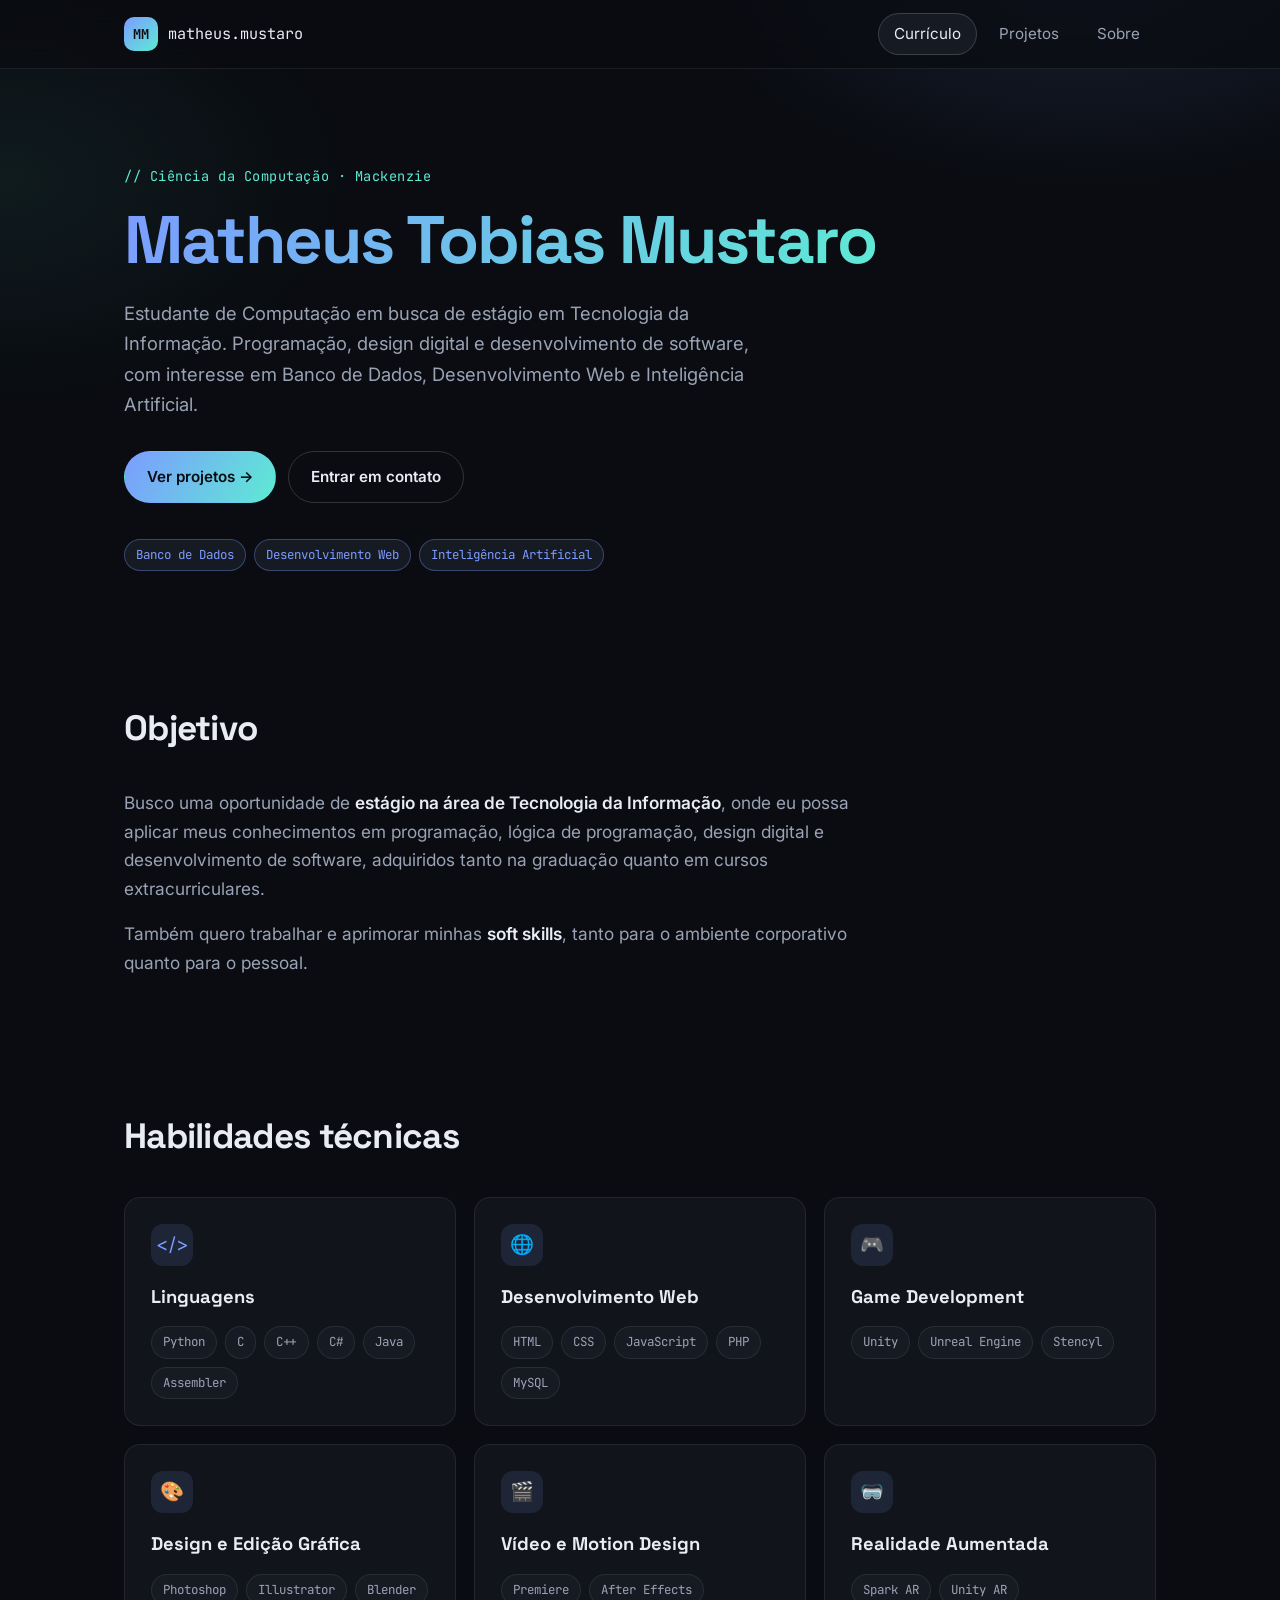
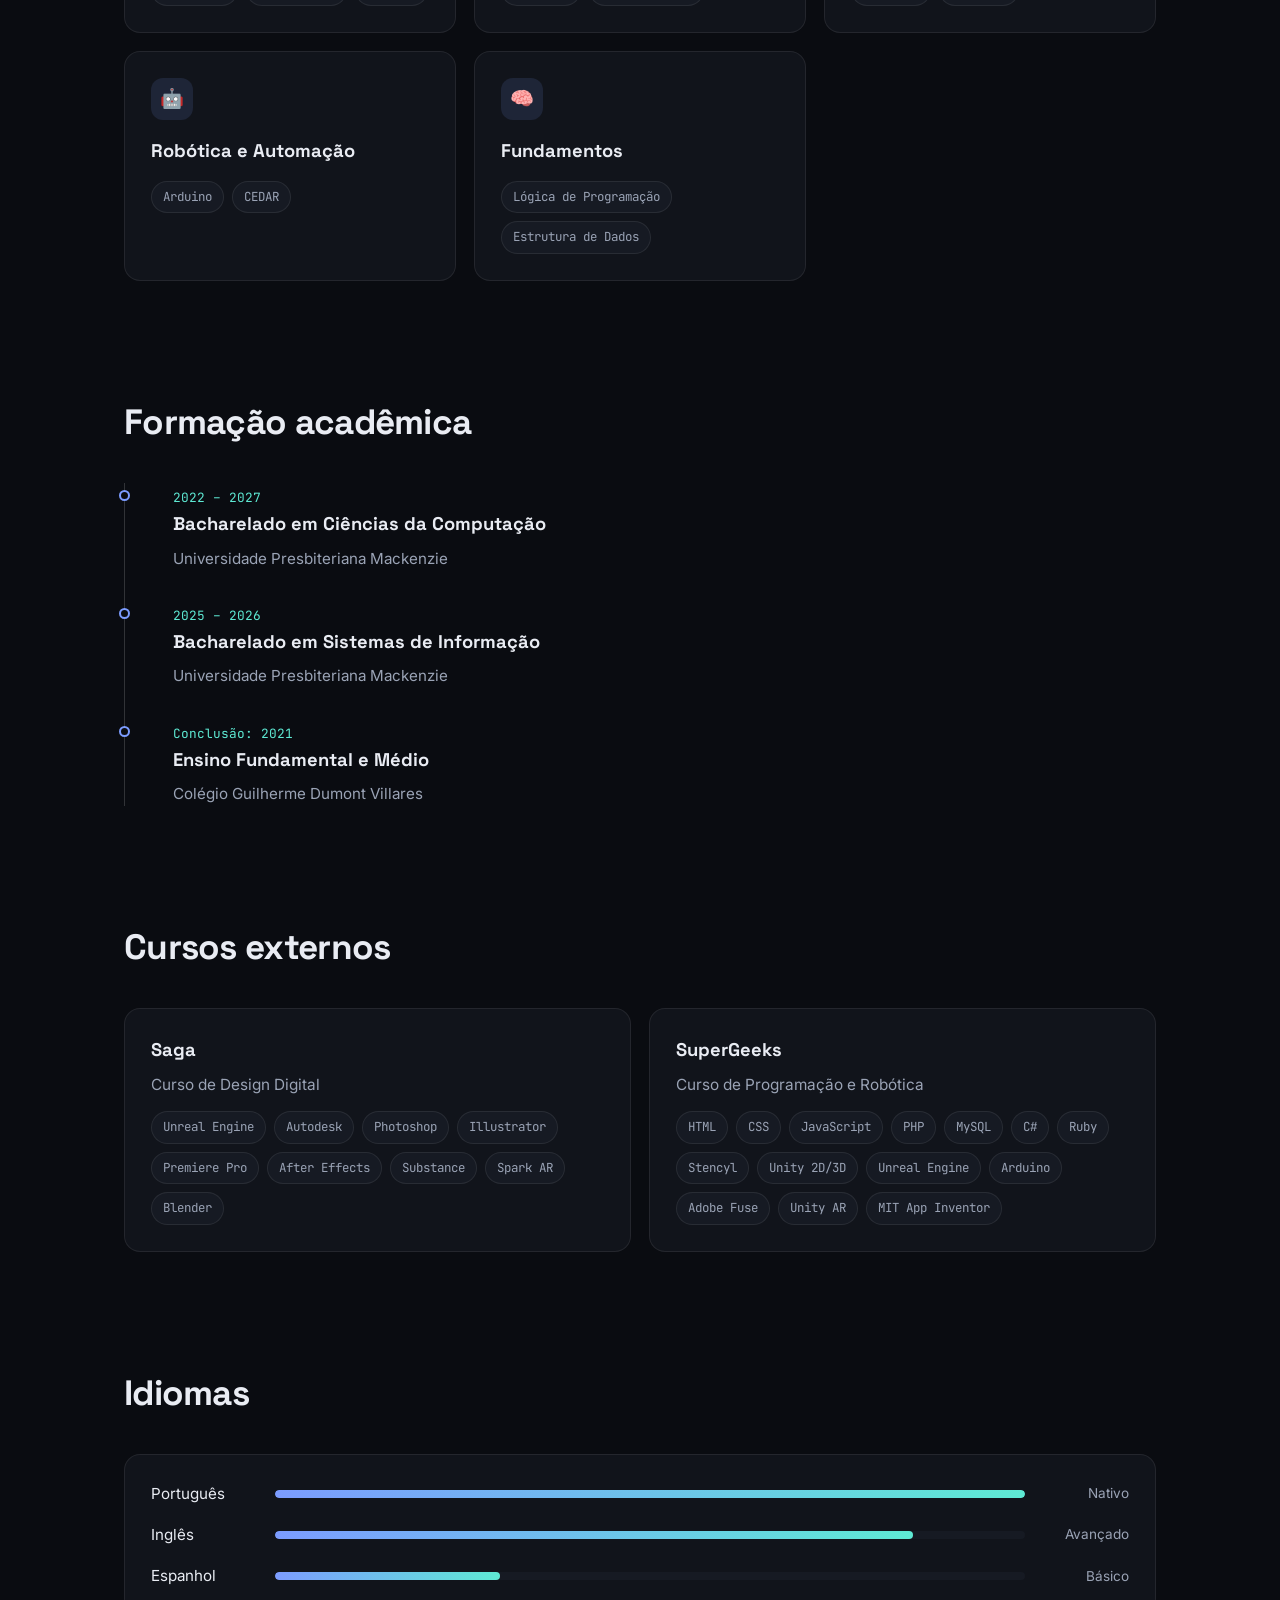
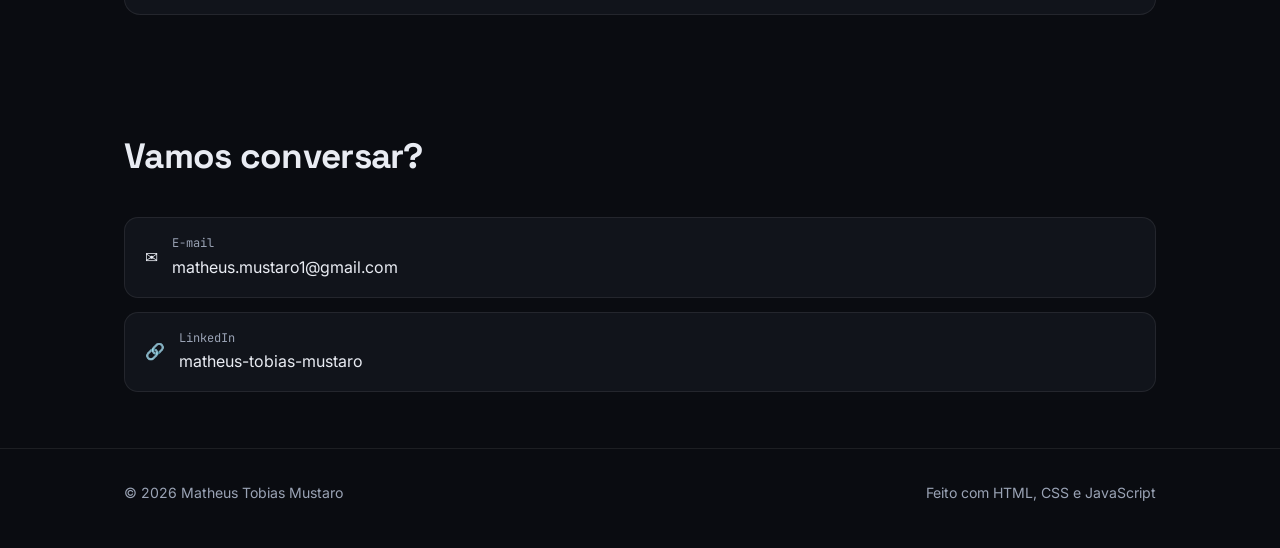
<file: index.html>
<!DOCTYPE html>
<html lang="pt-BR">
<head>
    <meta charset="utf-8">
    <meta name="viewport" content="width=device-width, initial-scale=1">
    <title>Matheus Mustaro · Currículo</title>
    <meta name="description" content="Currículo de Matheus Tobias Mustaro, estudante de Ciência da Computação no Mackenzie, em busca de estágio em Tecnologia da Informação.">
    <meta name="theme-color" content="#0a0c11">
    <link rel="preconnect" href="https://fonts.googleapis.com">
    <link rel="preconnect" href="https://fonts.gstatic.com" crossorigin>
    <link href="https://fonts.googleapis.com/css2?family=Inter:wght@400;500;600&family=JetBrains+Mono:wght@400;500&family=Space+Grotesk:wght@500;700&display=swap" rel="stylesheet">
    <link rel="stylesheet" href="styles.css">
</head>
<body>
    <a class="skip-link" href="#conteudo">Pular para o conteúdo</a>

    <header class="site-header">
        <div class="container nav">
            <a href="index.html" class="brand"><span class="brand-mark">MM</span>matheus.mustaro</a>
            <button class="nav-toggle" aria-label="Abrir menu" aria-expanded="false">☰</button>
            <ul class="nav-links">
                <li><a href="index.html" aria-current="page">Currículo</a></li>
                <li><a href="projetos.html">Projetos</a></li>
                <li><a href="sobre.html">Sobre</a></li>
            </ul>
        </div>
    </header>

    <main id="conteudo">
        <!-- HERO -->
        <div class="container hero">
            <p class="eyebrow">// Ciência da Computação · Mackenzie</p>
            <h1> <span class="gradient-text">Matheus Tobias Mustaro</span></h1>
            <p class="lead">Estudante de Computação em busca de estágio em Tecnologia da Informação. Programação, design digital e desenvolvimento de software, com interesse em Banco de Dados, Desenvolvimento Web e Inteligência Artificial.</p>
            <div class="cta-row">
                <a class="btn btn-primary" href="projetos.html">Ver projetos →</a>
                <a class="btn" href="#contato">Entrar em contato</a>
            </div>
            <ul class="chips">
                <li class="chip chip-accent">Banco de Dados</li>
                <li class="chip chip-accent">Desenvolvimento Web</li>
                <li class="chip chip-accent">Inteligência Artificial</li>
            </ul>
        </div>

        <!-- OBJETIVO -->
        <section class="container reveal">
            <div class="section-head">
                <h2>Objetivo</h2>
            </div>
            <div class="about-text">
                <p>Busco uma oportunidade de <strong>estágio na área de Tecnologia da Informação</strong>, onde eu possa aplicar meus conhecimentos em programação, lógica de programação, design digital e desenvolvimento de software, adquiridos tanto na graduação quanto em cursos extracurriculares.</p>
                <p>Também quero trabalhar e aprimorar minhas <strong>soft skills</strong>, tanto para o ambiente corporativo quanto para o pessoal.</p>
            </div>
        </section>

        <!-- HABILIDADES -->
        <section class="container reveal">
            <div class="section-head">
                <h2>Habilidades técnicas</h2>
            </div>
            <div class="grid grid-3">
                <article class="card">
                    <div class="card-icon">&lt;/&gt;</div>
                    <h3>Linguagens</h3>
                    <ul class="chips">
                        <li class="chip">Python</li><li class="chip">C</li><li class="chip">C++</li><li class="chip">C#</li><li class="chip">Java</li><li class="chip">Assembler</li>
                    </ul>
                </article>
                <article class="card">
                    <div class="card-icon">🌐</div>
                    <h3>Desenvolvimento Web</h3>
                    <ul class="chips">
                        <li class="chip">HTML</li><li class="chip">CSS</li><li class="chip">JavaScript</li><li class="chip">PHP</li><li class="chip">MySQL</li>
                    </ul>
                </article>
                <article class="card">
                    <div class="card-icon">🎮</div>
                    <h3>Game Development</h3>
                    <ul class="chips">
                        <li class="chip">Unity</li><li class="chip">Unreal Engine</li><li class="chip">Stencyl</li>
                    </ul>
                </article>
                <article class="card">
                    <div class="card-icon">🎨</div>
                    <h3>Design e Edição Gráfica</h3>
                    <ul class="chips">
                        <li class="chip">Photoshop</li><li class="chip">Illustrator</li><li class="chip">Blender</li>
                    </ul>
                </article>
                <article class="card">
                    <div class="card-icon">🎬</div>
                    <h3>Vídeo e Motion Design</h3>
                    <ul class="chips">
                        <li class="chip">Premiere</li><li class="chip">After Effects</li>
                    </ul>
                </article>
                <article class="card">
                    <div class="card-icon">🥽</div>
                    <h3>Realidade Aumentada</h3>
                    <ul class="chips">
                        <li class="chip">Spark AR</li><li class="chip">Unity AR</li>
                    </ul>
                </article>
                <article class="card">
                    <div class="card-icon">🤖</div>
                    <h3>Robótica e Automação</h3>
                    <ul class="chips">
                        <li class="chip">Arduino</li><li class="chip">CEDAR</li>
                    </ul>
                </article>
                <article class="card">
                    <div class="card-icon">🧠</div>
                    <h3>Fundamentos</h3>
                    <ul class="chips">
                        <li class="chip">Lógica de Programação</li><li class="chip">Estrutura de Dados</li>
                    </ul>
                </article>
            </div>
        </section>

        <!-- FORMAÇÃO -->
        <section class="container reveal">
            <div class="section-head">
                <h2>Formação acadêmica</h2>
            </div>
            <ul class="timeline">
                <li>
                    <span class="when">2022 – 2027</span>
                    <h3>Bacharelado em Ciências da Computação</h3>
                    <div class="where">Universidade Presbiteriana Mackenzie</div>
                </li>
                <li>
                    <span class="when">2025 – 2026</span>
                    <h3>Bacharelado em Sistemas de Informação</h3>
                    <div class="where">Universidade Presbiteriana Mackenzie</div>
                </li>
                <li>
                    <span class="when">Conclusão: 2021</span>
                    <h3>Ensino Fundamental e Médio</h3>
                    <div class="where">Colégio Guilherme Dumont Villares</div>
                </li>
            </ul>
        </section>

        <!-- CURSOS -->
        <section class="container reveal">
            <div class="section-head">
                <h2>Cursos externos</h2>
            </div>
            <div class="grid grid-2">
                <article class="card">
                    <h3>Saga</h3>
                    <p>Curso de Design Digital</p>
                    <ul class="chips">
                        <li class="chip">Unreal Engine</li><li class="chip">Autodesk</li><li class="chip">Photoshop</li><li class="chip">Illustrator</li><li class="chip">Premiere Pro</li><li class="chip">After Effects</li><li class="chip">Substance</li><li class="chip">Spark AR</li><li class="chip">Blender</li>
                    </ul>
                </article>
                <article class="card">
                    <h3>SuperGeeks</h3>
                    <p>Curso de Programação e Robótica</p>
                    <ul class="chips">
                        <li class="chip">HTML</li><li class="chip">CSS</li><li class="chip">JavaScript</li><li class="chip">PHP</li><li class="chip">MySQL</li><li class="chip">C#</li><li class="chip">Ruby</li><li class="chip">Stencyl</li><li class="chip">Unity 2D/3D</li><li class="chip">Unreal Engine</li><li class="chip">Arduino</li><li class="chip">Adobe Fuse</li><li class="chip">Unity AR</li><li class="chip">MIT App Inventor</li>
                    </ul>
                </article>
            </div>
        </section>

        <!-- IDIOMAS -->
        <section class="container reveal">
            <div class="section-head">
                <h2>Idiomas</h2>
            </div>
            <div class="card lang">
                <div class="lang-row"><span>Português</span><div class="bar"><span style="width:100%"></span></div><span class="lang-level">Nativo</span></div>
                <div class="lang-row"><span>Inglês</span><div class="bar"><span style="width:85%"></span></div><span class="lang-level">Avançado</span></div>
                <div class="lang-row"><span>Espanhol</span><div class="bar"><span style="width:30%"></span></div><span class="lang-level">Básico</span></div>
            </div>
        </section>

        <!-- CONTATO -->
        <section class="container reveal" id="contato">
            <div class="section-head">
                <h2>Vamos conversar?</h2>
            </div>
            <div class="contact-list">
                <a class="contact-item" href="mailto:matheus.mustaro1@gmail.com"><span>✉️</span><span><span class="label">E-mail</span>matheus.mustaro1@gmail.com</span></a>
                <a class="contact-item" href="https://www.linkedin.com/in/matheus-tobias-mustaro-9a54292a2" target="_blank" rel="noopener"><span>🔗</span><span><span class="label">LinkedIn</span>matheus-tobias-mustaro</span></a>
            </div>
        </section>
    </main>

    <footer class="site-footer">
        <div class="container footer-inner">
            <span>© <span id="ano">2026</span> Matheus Tobias Mustaro</span>
            <span>Feito com HTML, CSS e JavaScript</span>
        </div>
    </footer>
    <script src="script.js"></script>
</body>
</html>
</file>
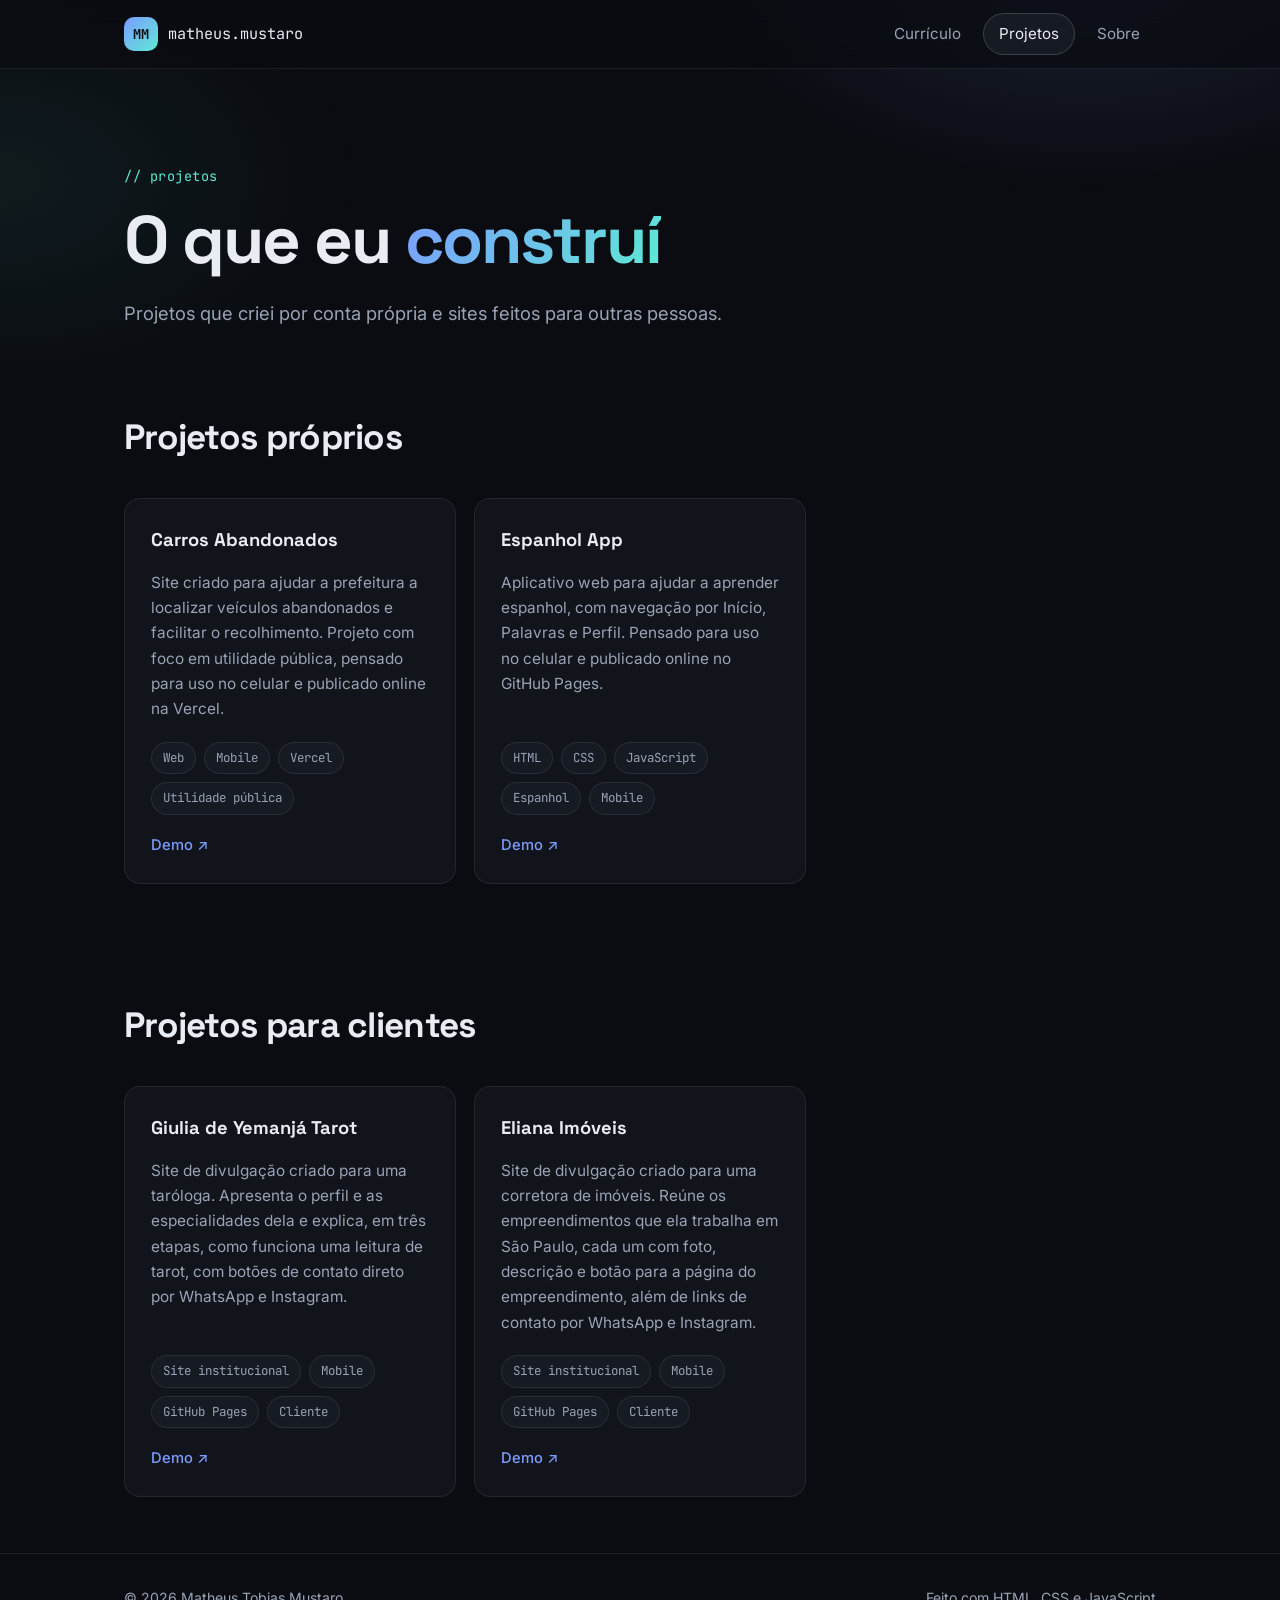
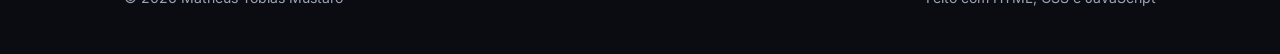
<file: projetos.html>
<!DOCTYPE html>
<html lang="pt-BR">
<head>
    <meta charset="utf-8">
    <meta name="viewport" content="width=device-width, initial-scale=1">
    <title>Matheus Mustaro · Projetos</title>
    <meta name="description" content="Projetos de Matheus Tobias Mustaro: desenvolvimento web, jogos, robótica e mais.">
    <meta name="theme-color" content="#0a0c11">
    <link rel="preconnect" href="https://fonts.googleapis.com">
    <link rel="preconnect" href="https://fonts.gstatic.com" crossorigin>
    <link href="https://fonts.googleapis.com/css2?family=Inter:wght@400;500;600&family=JetBrains+Mono:wght@400;500&family=Space+Grotesk:wght@500;700&display=swap" rel="stylesheet">
    <link rel="stylesheet" href="styles.css">
</head>
<body>
    <a class="skip-link" href="#conteudo">Pular para o conteúdo</a>

    <header class="site-header">
        <div class="container nav">
            <a href="index.html" class="brand"><span class="brand-mark">MM</span>matheus.mustaro</a>
            <button class="nav-toggle" aria-label="Abrir menu" aria-expanded="false">☰</button>
            <ul class="nav-links">
                <li><a href="index.html">Currículo</a></li>
                <li><a href="projetos.html" aria-current="page">Projetos</a></li>
                <li><a href="sobre.html">Sobre</a></li>
            </ul>
        </div>
    </header>

    <main id="conteudo">
        <div class="container hero" style="padding-bottom: 24px;">
            <p class="eyebrow">// projetos</p>
            <h1>O que eu <span class="gradient-text">construí</span></h1>
            <p class="lead">Projetos que criei por conta própria e sites feitos para outras pessoas.</p>
        </div>

        <section class="container reveal" id="sec-proprios" style="padding-top: 24px;">
            <div class="section-head">
                <h2>Projetos próprios</h2>
            </div>
            <div class="grid grid-3" id="lista-proprios"></div>
        </section>

        <section class="container reveal" id="sec-clientes">
            <div class="section-head">
                <h2>Projetos para clientes</h2>
            </div>
            <div class="grid grid-3" id="lista-clientes"></div>
        </section>
    </main>

    <footer class="site-footer">
        <div class="container footer-inner">
            <span>© <span id="ano">2026</span> Matheus Tobias Mustaro</span>
            <span>Feito com HTML, CSS e JavaScript</span>
        </div>
    </footer>

    <script src="script.js"></script>
    <script>
    /* ==========================================================
       EDITE AQUI SEUS PROJETOS
       Cada projeto é um bloco { ... }. Campos:
         grupo ("proprio" ou "cliente"), titulo, descricao,
         tags (lista), github (opcional), demo (opcional)
       Para adicionar um projeto, copie um bloco { ... } e separe
       os blocos por vírgula. Uma seção sem projetos some sozinha.
       ========================================================== */
    var projetos = [
        {
            grupo: "proprio",
            titulo: "Carros Abandonados",
            descricao: "Site criado para ajudar a prefeitura a localizar veículos abandonados e facilitar o recolhimento. Projeto com foco em utilidade pública, pensado para uso no celular e publicado online na Vercel.",
            tags: ["Web", "Mobile", "Vercel", "Utilidade pública"],
            github: "",
            demo: "https://carros-abandonados.vercel.app/"
        },
        {
            grupo: "proprio",
            titulo: "Espanhol App",
            descricao: "Aplicativo web para ajudar a aprender espanhol, com navegação por Início, Palavras e Perfil. Pensado para uso no celular e publicado online no GitHub Pages.",
            tags: ["HTML", "CSS", "JavaScript", "Espanhol", "Mobile"],
            github: "",
            demo: "https://srmathsz.github.io/spanishapp/"
        },
        {
            grupo: "cliente",
            titulo: "Giulia de Yemanjá Tarot",
            descricao: "Site de divulgação criado para uma taróloga. Apresenta o perfil e as especialidades dela e explica, em três etapas, como funciona uma leitura de tarot, com botões de contato direto por WhatsApp e Instagram.",
            tags: ["Site institucional", "Mobile", "GitHub Pages", "Cliente"],
            github: "",
            demo: "https://giuliacsilveira14-source.github.io/Giu-Yemanja/"
        },
        {
            grupo: "cliente",
            titulo: "Eliana Imóveis",
            descricao: "Site de divulgação criado para uma corretora de imóveis. Reúne os empreendimentos que ela trabalha em São Paulo, cada um com foto, descrição e botão para a página do empreendimento, além de links de contato por WhatsApp e Instagram.",
            tags: ["Site institucional", "Mobile", "GitHub Pages", "Cliente"],
            github: "",
            demo: "https://lianaimoveis9-sketch.github.io/Eliana-Site/"
        }
    ];

    /* --------------------- código da página --------------------- */
    function el(tag, cls, text) {
        var n = document.createElement(tag);
        if (cls) n.className = cls;
        if (text) n.textContent = text;
        return n;
    }

    function linkExterno(texto, url) {
        var a = el("a", "", texto);
        a.href = url; a.target = "_blank"; a.rel = "noopener";
        return a;
    }

    function criarCard(p) {
        var card = el("article", "card project");
        var topo = el("div", "project-top");
        topo.appendChild(el("h3", "", p.titulo));
        card.appendChild(topo);
        card.appendChild(el("p", "", p.descricao));

        var tags = el("ul", "chips");
        (p.tags || []).forEach(function (t) { tags.appendChild(el("li", "chip", t)); });
        card.appendChild(tags);

        if (p.github || p.demo) {
            var links = el("div", "project-links");
            if (p.github) links.appendChild(linkExterno("GitHub ↗", p.github));
            if (p.demo) links.appendChild(linkExterno("Demo ↗", p.demo));
            card.appendChild(links);
        }
        return card;
    }

    function desenharGrupo(grupo, listaId, secaoId) {
        var itens = projetos.filter(function (p) { return p.grupo === grupo; });
        var secao = document.getElementById(secaoId);
        if (!itens.length) { secao.hidden = true; return; }
        var lista = document.getElementById(listaId);
        itens.forEach(function (p) { lista.appendChild(criarCard(p)); });
    }

    desenharGrupo("proprio", "lista-proprios", "sec-proprios");
    desenharGrupo("cliente", "lista-clientes", "sec-clientes");
    </script>
</body>
</html>
</file>
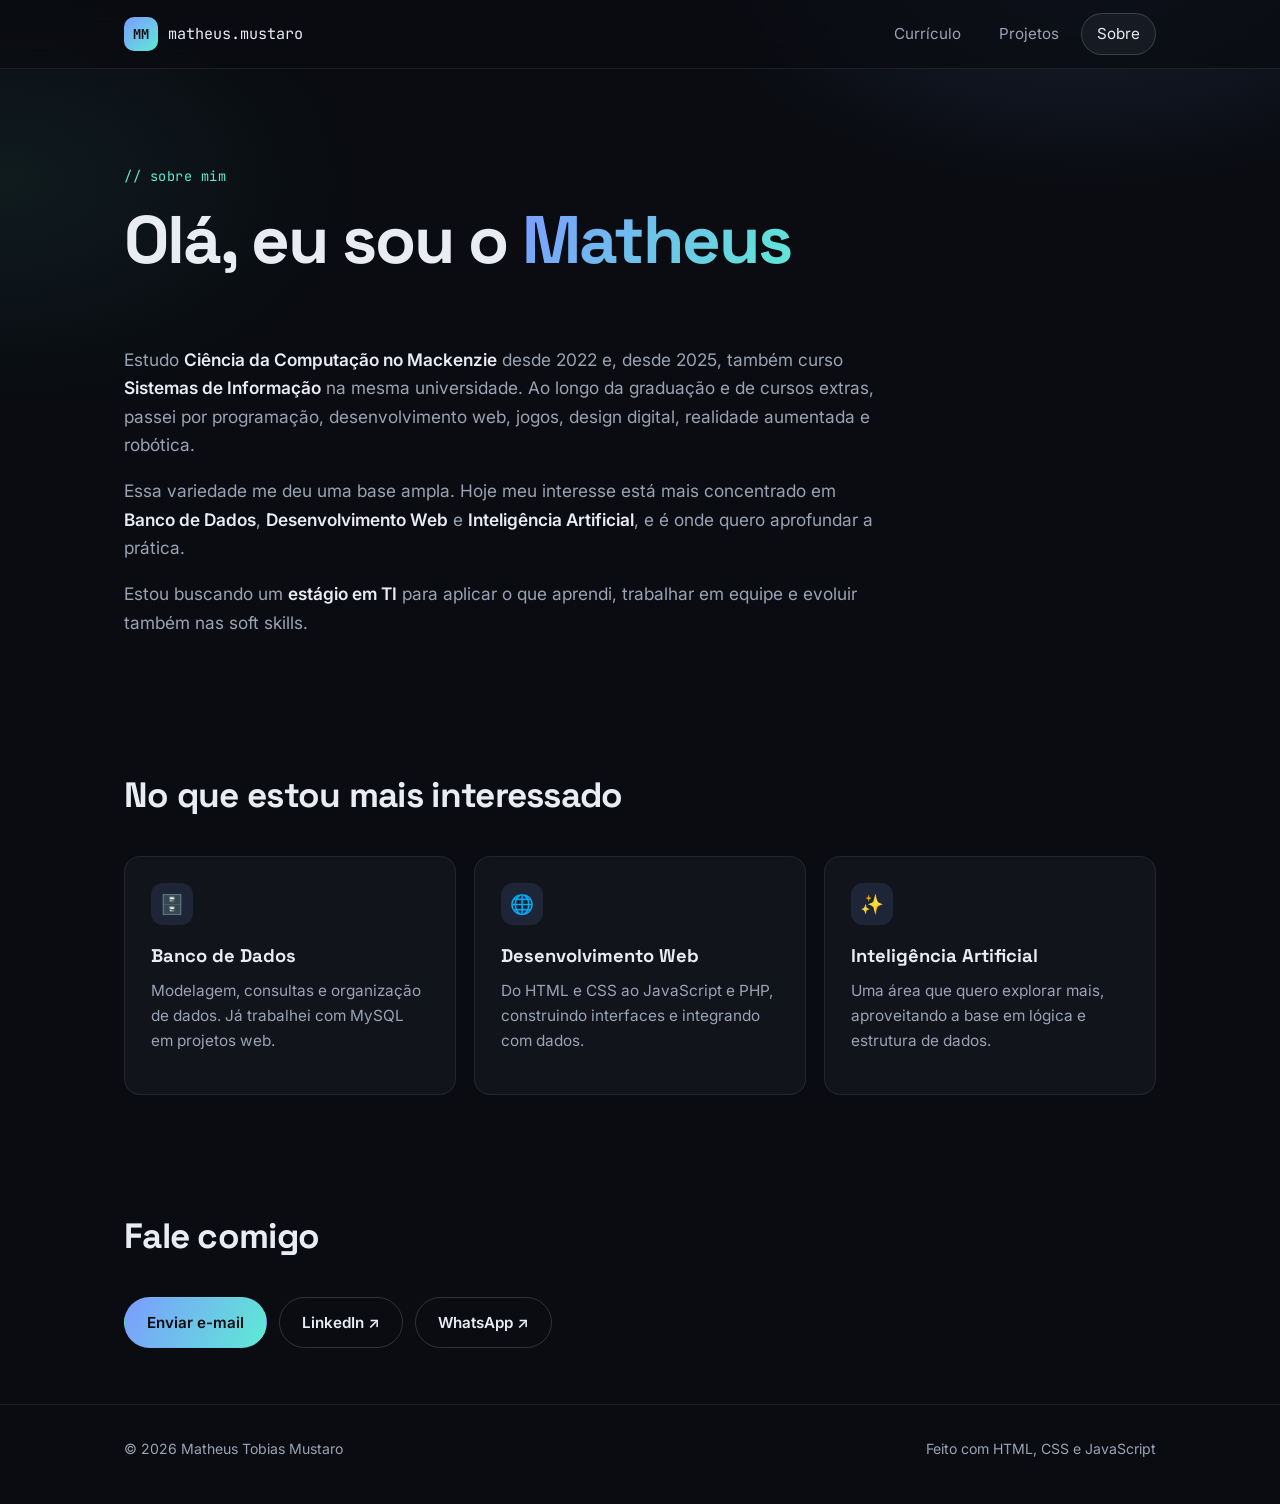
<file: sobre.html>
<!DOCTYPE html>
<html lang="pt-BR">
<head>
    <meta charset="utf-8">
    <meta name="viewport" content="width=device-width, initial-scale=1">
    <title>Matheus Mustaro · Sobre</title>
    <meta name="description" content="Sobre Matheus Tobias Mustaro, estudante de Ciência da Computação interessado em Banco de Dados, Web e Inteligência Artificial.">
    <meta name="theme-color" content="#0a0c11">
    <link rel="preconnect" href="https://fonts.googleapis.com">
    <link rel="preconnect" href="https://fonts.gstatic.com" crossorigin>
    <link href="https://fonts.googleapis.com/css2?family=Inter:wght@400;500;600&family=JetBrains+Mono:wght@400;500&family=Space+Grotesk:wght@500;700&display=swap" rel="stylesheet">
    <link rel="stylesheet" href="styles.css">
</head>
<body>
    <a class="skip-link" href="#conteudo">Pular para o conteúdo</a>

    <header class="site-header">
        <div class="container nav">
            <a href="index.html" class="brand"><span class="brand-mark">MM</span>matheus.mustaro</a>
            <button class="nav-toggle" aria-label="Abrir menu" aria-expanded="false">☰</button>
            <ul class="nav-links">
                <li><a href="index.html">Currículo</a></li>
                <li><a href="projetos.html">Projetos</a></li>
                <li><a href="sobre.html" aria-current="page">Sobre</a></li>
            </ul>
        </div>
    </header>

    <main id="conteudo">
        <div class="container hero" style="padding-bottom: 24px;">
            <p class="eyebrow">// sobre mim</p>
            <h1>Olá, eu sou o <span class="gradient-text">Matheus</span></h1>
        </div>

        <section class="container reveal" style="padding-top: 24px;">
            <!-- TROQUE ESTE TEXTO PELO SEU: conte sua história com suas palavras -->
            <div class="about-text">
                <p>Estudo <strong>Ciência da Computação no Mackenzie</strong> desde 2022 e, desde 2025, também curso <strong>Sistemas de Informação</strong> na mesma universidade. Ao longo da graduação e de cursos extras, passei por programação, desenvolvimento web, jogos, design digital, realidade aumentada e robótica.</p>
                <p>Essa variedade me deu uma base ampla. Hoje meu interesse está mais concentrado em <strong>Banco de Dados</strong>, <strong>Desenvolvimento Web</strong> e <strong>Inteligência Artificial</strong>, e é onde quero aprofundar a prática.</p>
                <p>Estou buscando um <strong>estágio em TI</strong> para aplicar o que aprendi, trabalhar em equipe e evoluir também nas soft skills.</p>
            </div>
        </section>

        <section class="container reveal">
            <div class="section-head">
                <h2>No que estou mais interessado</h2>
            </div>
            <div class="grid grid-3">
                <article class="card">
                    <div class="card-icon">🗄️</div>
                    <h3>Banco de Dados</h3>
                    <p>Modelagem, consultas e organização de dados. Já trabalhei com MySQL em projetos web.</p>
                </article>
                <article class="card">
                    <div class="card-icon">🌐</div>
                    <h3>Desenvolvimento Web</h3>
                    <p>Do HTML e CSS ao JavaScript e PHP, construindo interfaces e integrando com dados.</p>
                </article>
                <article class="card">
                    <div class="card-icon">✨</div>
                    <h3>Inteligência Artificial</h3>
                    <p>Uma área que quero explorar mais, aproveitando a base em lógica e estrutura de dados.</p>
                </article>
            </div>
        </section>

        <section class="container reveal">
            <div class="section-head">
                <h2>Fale comigo</h2>
            </div>
            <div class="cta-row">
                <a class="btn btn-primary" href="mailto:matheus.mustaro1@gmail.com">Enviar e-mail</a>
                <a class="btn" href="https://www.linkedin.com/in/matheus-tobias-mustaro-9a54292a2" target="_blank" rel="noopener">LinkedIn ↗</a>
                <a class="btn" href="https://wa.me/5511999001922" target="_blank" rel="noopener">WhatsApp ↗</a>
            </div>
        </section>
    </main>

    <footer class="site-footer">
        <div class="container footer-inner">
            <span>© <span id="ano">2026</span> Matheus Tobias Mustaro</span>
            <span>Feito com HTML, CSS e JavaScript</span>
        </div>
    </footer>
    <script src="script.js"></script>
</body>
</html>
</file>
<file: styles.css>
/* =========================================================
   Portfólio – Matheus Tobias Mustaro
   Tema escuro moderno. Para trocar a cor de destaque,
   altere --accent e --accent-2 logo abaixo.
   ========================================================= */

:root {
    --bg: #0a0c11;
    --surface: #11141b;
    --surface-2: #161a23;
    --border: rgba(255, 255, 255, 0.08);
    --border-strong: rgba(255, 255, 255, 0.16);
    --text: #e9ecf3;
    --muted: #9aa3b5;
    --accent: #7c9cff;
    --accent-2: #5eead4;
    --radius: 16px;
    --max: 1080px;
    --font-sans: "Inter", system-ui, -apple-system, "Segoe UI", Roboto, sans-serif;
    --font-display: "Space Grotesk", var(--font-sans);
    --font-mono: "JetBrains Mono", ui-monospace, SFMono-Regular, Menlo, monospace;
}

*, *::before, *::after { box-sizing: border-box; }

html { scroll-behavior: smooth; }

body {
    margin: 0;
    background: var(--bg);
    color: var(--text);
    font-family: var(--font-sans);
    font-size: 16px;
    line-height: 1.65;
    -webkit-font-smoothing: antialiased;
}

/* brilho decorativo no fundo */
body::before {
    content: "";
    position: fixed;
    inset: 0;
    z-index: -1;
    background:
        radial-gradient(700px 400px at 85% -5%, rgba(124, 156, 255, 0.14), transparent 60%),
        radial-gradient(600px 380px at 0% 20%, rgba(94, 234, 212, 0.07), transparent 60%);
    pointer-events: none;
}

a { color: var(--accent); text-decoration: none; }
a:hover { text-decoration: underline; }

:focus-visible {
    outline: 2px solid var(--accent);
    outline-offset: 3px;
    border-radius: 6px;
}

.container {
    width: 100%;
    max-width: var(--max);
    margin: 0 auto;
    padding-left: 24px;
    padding-right: 24px;
}

.skip-link {
    position: absolute;
    left: -999px;
    top: 8px;
    background: var(--accent);
    color: #0a0c11;
    padding: 8px 14px;
    border-radius: 8px;
    z-index: 100;
}
.skip-link:focus { left: 8px; }

/* ---------------------------- NAVEGAÇÃO ---------------------------- */

.site-header {
    position: sticky;
    top: 0;
    z-index: 50;
    backdrop-filter: blur(14px);
    -webkit-backdrop-filter: blur(14px);
    background: rgba(10, 12, 17, 0.72);
    border-bottom: 1px solid var(--border);
}

.nav {
    display: flex;
    align-items: center;
    justify-content: space-between;
    height: 68px;
}

.brand {
    font-family: var(--font-mono);
    font-size: 0.95rem;
    color: var(--text);
    display: inline-flex;
    align-items: center;
    gap: 10px;
}
.brand:hover { text-decoration: none; }
.brand-mark {
    display: grid;
    place-items: center;
    width: 34px;
    height: 34px;
    border-radius: 10px;
    background: linear-gradient(135deg, var(--accent), var(--accent-2));
    color: #0a0c11;
    font-weight: 700;
    font-size: 0.85rem;
}

.nav-links {
    display: flex;
    gap: 6px;
    list-style: none;
    margin: 0;
    padding: 0;
}
.nav-links a {
    display: block;
    padding: 8px 16px;
    border-radius: 999px;
    color: var(--muted);
    font-size: 0.95rem;
    transition: color 0.2s, background 0.2s;
}
.nav-links a:hover {
    color: var(--text);
    background: var(--surface-2);
    text-decoration: none;
}
.nav-links a[aria-current="page"] {
    color: var(--text);
    background: var(--surface-2);
    box-shadow: inset 0 0 0 1px var(--border-strong);
}

.nav-toggle {
    display: none;
    background: none;
    border: 1px solid var(--border-strong);
    color: var(--text);
    width: 42px;
    height: 42px;
    border-radius: 10px;
    cursor: pointer;
    font-size: 1.2rem;
}

/* ------------------------------ HERO ------------------------------- */

.hero { padding-top: 96px; padding-bottom: 72px; }

.eyebrow {
    font-family: var(--font-mono);
    font-size: 0.85rem;
    color: var(--accent-2);
    letter-spacing: 0.04em;
    margin: 0 0 18px;
}

h1 {
    font-family: var(--font-display);
    font-size: clamp(2.4rem, 6vw, 4.2rem);
    line-height: 1.05;
    letter-spacing: -0.03em;
    margin: 0 0 22px;
}
.gradient-text {
    background: linear-gradient(120deg, var(--accent), var(--accent-2));
    -webkit-background-clip: text;
    background-clip: text;
    color: transparent;
}

.lead {
    max-width: 640px;
    color: var(--muted);
    font-size: 1.15rem;
    margin: 0 0 32px;
}

.cta-row { display: flex; flex-wrap: wrap; gap: 12px; }

.btn {
    display: inline-flex;
    align-items: center;
    gap: 8px;
    padding: 12px 22px;
    border-radius: 999px;
    font-weight: 600;
    font-size: 0.95rem;
    border: 1px solid var(--border-strong);
    color: var(--text);
    background: transparent;
    cursor: pointer;
    transition: transform 0.2s, background 0.2s, border-color 0.2s;
}
.btn:hover { text-decoration: none; transform: translateY(-2px); border-color: var(--accent); }
.btn-primary {
    background: linear-gradient(120deg, var(--accent), var(--accent-2));
    color: #0a0c11;
    border-color: transparent;
}
.btn-primary:hover { border-color: transparent; filter: brightness(1.08); }

.chips { display: flex; flex-wrap: wrap; gap: 8px; list-style: none; padding: 0; margin: 0; }
.chip {
    font-family: var(--font-mono);
    font-size: 0.78rem;
    padding: 5px 11px;
    border-radius: 999px;
    background: var(--surface-2);
    border: 1px solid var(--border);
    color: var(--muted);
}
.hero .chips { margin-top: 36px; }
.chip-accent { color: var(--accent); border-color: rgba(124, 156, 255, 0.35); }

/* ---------------------------- SEÇÕES ------------------------------- */

section { padding-top: 56px; padding-bottom: 56px; }

.section-head { margin-bottom: 32px; }
.section-head .eyebrow { margin-bottom: 8px; }
h2 {
    font-family: var(--font-display);
    font-size: clamp(1.6rem, 3.5vw, 2.2rem);
    letter-spacing: -0.02em;
    margin: 0;
}
h3 { font-family: var(--font-display); font-size: 1.15rem; margin: 0 0 6px; }

.card {
    background: var(--surface);
    border: 1px solid var(--border);
    border-radius: var(--radius);
    padding: 26px;
    transition: border-color 0.25s, transform 0.25s;
}
.card:hover { border-color: var(--border-strong); transform: translateY(-3px); }

.grid { display: grid; gap: 18px; }
.grid-2 { grid-template-columns: repeat(2, 1fr); }
.grid-3 { grid-template-columns: repeat(3, 1fr); }

.about-text { max-width: 760px; color: var(--muted); font-size: 1.08rem; }
.about-text p { margin: 0 0 1em; }
.about-text strong { color: var(--text); font-weight: 600; }

.card-icon {
    width: 42px;
    height: 42px;
    display: grid;
    place-items: center;
    border-radius: 12px;
    background: rgba(124, 156, 255, 0.12);
    color: var(--accent);
    font-size: 1.2rem;
    margin-bottom: 16px;
}
.card p { color: var(--muted); margin: 0 0 14px; font-size: 0.96rem; }
.card .chips { margin-top: 14px; }

/* ----------------------------- TIMELINE ---------------------------- */

.timeline { list-style: none; margin: 0; padding: 0 0 0 26px; border-left: 1px solid var(--border-strong); }
.timeline li { position: relative; padding: 0 0 30px 22px; }
.timeline li:last-child { padding-bottom: 0; }
.timeline li::before {
    content: "";
    position: absolute;
    left: -32px;
    top: 7px;
    width: 11px;
    height: 11px;
    border-radius: 50%;
    background: var(--bg);
    border: 2px solid var(--accent);
}
.timeline .when { font-family: var(--font-mono); font-size: 0.8rem; color: var(--accent-2); }
.timeline .where { color: var(--muted); font-size: 0.95rem; }

/* ----------------------------- IDIOMAS ----------------------------- */

.lang { display: grid; gap: 16px; }
.lang-row { display: grid; grid-template-columns: 110px 1fr 90px; gap: 14px; align-items: center; font-size: 0.95rem; }
.lang-level { color: var(--muted); text-align: right; font-size: 0.85rem; }
.bar { height: 8px; background: var(--surface-2); border-radius: 99px; overflow: hidden; }
.bar > span {
    display: block;
    height: 100%;
    border-radius: 99px;
    background: linear-gradient(90deg, var(--accent), var(--accent-2));
}

/* ----------------------------- PROJETOS ---------------------------- */

.project { display: flex; flex-direction: column; }
.project-top { display: flex; justify-content: space-between; align-items: flex-start; gap: 10px; margin-bottom: 8px; }
.project .chips { margin-top: auto; padding-top: 6px; }
.project-links { display: flex; gap: 16px; margin-top: 18px; font-size: 0.92rem; font-weight: 500; }
.badge {
    font-family: var(--font-mono);
    font-size: 0.7rem;
    padding: 3px 9px;
    border-radius: 99px;
    border: 1px dashed var(--border-strong);
    color: var(--muted);
    white-space: nowrap;
}
.filters { display: flex; flex-wrap: wrap; gap: 8px; margin-bottom: 26px; }
.filter {
    font-family: var(--font-mono);
    font-size: 0.8rem;
    padding: 7px 14px;
    border-radius: 999px;
    border: 1px solid var(--border-strong);
    background: transparent;
    color: var(--muted);
    cursor: pointer;
    transition: all 0.2s;
}
.filter:hover { color: var(--text); }
.filter.active { background: var(--accent); border-color: var(--accent); color: #0a0c11; }
.empty { color: var(--muted); padding: 40px 0; text-align: center; }

/* ----------------------------- CONTATO ----------------------------- */

.contact-list { display: grid; gap: 14px; margin-top: 8px; }
.contact-item {
    display: flex;
    align-items: center;
    gap: 14px;
    padding: 16px 20px;
    border-radius: 14px;
    border: 1px solid var(--border);
    background: var(--surface);
    color: var(--text);
    transition: border-color 0.2s, transform 0.2s;
    word-break: break-word;
}
.contact-item:hover { border-color: var(--accent); transform: translateX(4px); text-decoration: none; }
.contact-item .label { font-family: var(--font-mono); font-size: 0.75rem; color: var(--muted); display: block; }

.site-footer {
    border-top: 1px solid var(--border);
    padding: 32px 0 44px;
    color: var(--muted);
    font-size: 0.88rem;
}
.footer-inner { display: flex; justify-content: space-between; flex-wrap: wrap; gap: 12px; }

/* ----------------------- ANIMAÇÃO DE ENTRADA ----------------------- */

.reveal { opacity: 0; transform: translateY(18px); transition: opacity 0.6s ease, transform 0.6s ease; }
.reveal.visible { opacity: 1; transform: none; }

@media (prefers-reduced-motion: reduce) {
    html { scroll-behavior: auto; }
    .reveal { opacity: 1; transform: none; transition: none; }
    .card, .btn, .contact-item { transition: none; }
}

/* --------------------------- RESPONSIVO ---------------------------- */

@media (max-width: 860px) {
    .grid-3 { grid-template-columns: repeat(2, 1fr); }
}

@media (max-width: 680px) {
    .container { padding-left: 16px; padding-right: 16px; }
    .hero { padding-top: 64px; padding-bottom: 40px; }
    section { padding-top: 40px; padding-bottom: 40px; }
    .grid-2, .grid-3 { grid-template-columns: 1fr; }
    .lang-row { grid-template-columns: 90px 1fr 70px; }

    .nav-toggle { display: grid; place-items: center; }
    .nav-links {
        display: none;
        position: absolute;
        top: 68px;
        left: 0;
        right: 0;
        flex-direction: column;
        padding: 12px 16px 18px;
        background: var(--bg);
        border-bottom: 1px solid var(--border);
    }
    .nav-links.open { display: flex; }
    .nav-links a { padding: 12px 16px; }
}
</file>
